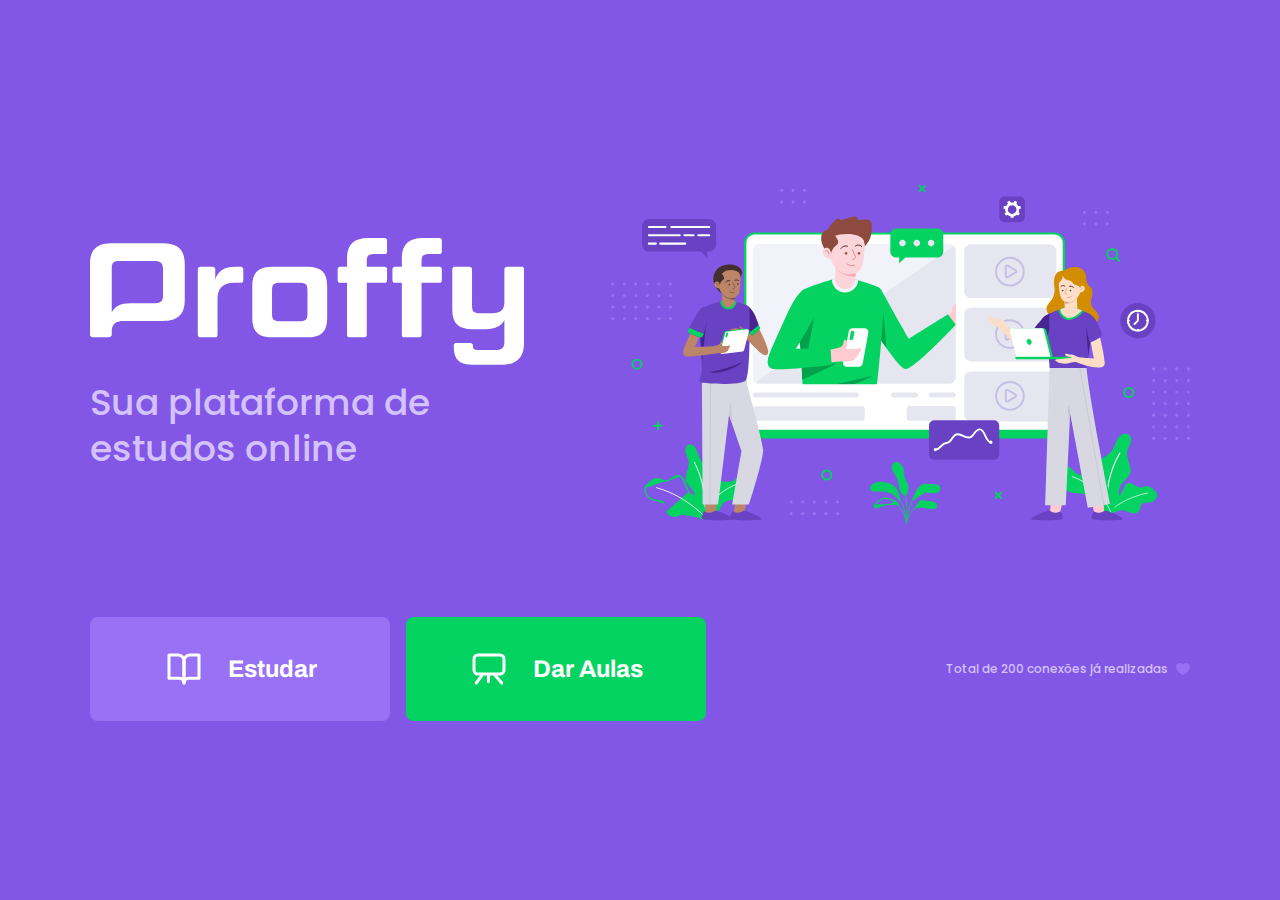
<file: index.html>
<!DOCTYPE html>
<html lang="pt-BR">
<head>
    <meta charset="UTF-8">
    <meta name="viewport" content="width=device-width, initial-scale=1.0">
    <title>Proffy | Sua plataforma de estudos online</title>

    <link rel="stylesheet" href="/styles/main.css">
    <link rel="stylesheet" href="styles/partials/page-landing.css">

    <link href="https://fonts.googleapis.com/css2?family=Archivo:wght@400;700&amp;family=Poppins:wght@400;600&amp;display=swap" rel="stylesheet">

</head>
<body id="page-landing">
    <div id="container">
        <div class="logo-container">
            <img src="/images/logo.svg" alt="Proffy">
            <h2>Sua plataforma de estudos online</h2>
        </div>

        <img class="hero-image" src="/images/landing.svg" alt="Plataforma de estudos">
        
        <div class="buttons-container">
            <a class="study" href="/study.html">
            <img src="/images/icons/study.svg" alt="Estudar">
            Estudar
            </a>

            <a class="give-classes" href="/give-classes.html">
            <img src="/images/icons/give-classes.svg" alt="Dar Aulas">
            Dar Aulas
            </a>

            
        </div>
        <p class="total-connections">
            Total de 200 conexões já realizadas
            <img src="/images/icons/purple-heart.svg" alt="Coração Roxo">
        </p>
    </div>
</body>
</html>
</file>
<file: styles/main.css>
:root {
    --color-background: #F0F0F7;
    --color-primary-lighter: #9871F5;
    --color-primary-light: #916BEA;
    --color-primary: #8257E5;
    --color-primary-dark: #774DD6;
    --color-primary-darker: #6842C2;
    --color-secondary: #04D361;
    --color-secondary-dark: #04BF58;
    --color-title-in-primary: #FFFFFF;
    --color-text-in-primary: #D4C2FF;
    --color-text-title: #32264D;
    --color-text-complement: #9C98A6;
    --color-text-base: #6A6180;
    --color-line-in-white: #E6E6F0;
    --color-input-background: #F8F8FC;
    --color-button-text: #FFFFFF;
    --color-box-base: #FFFFFF;
    --color-box-footer: #FAFAFC;
  
    font-size: 60%;
}

* {
    margin: 0;
    padding: 0;
    box-sizing: border-box;
}

html,
body {
    height: 100vh;
}

body {
    background: var(--color-background);
    display: flex;
    align-items: center;
    justify-content: center;
}

body,
input,
button,
textarea {
    font: 500 1.6rem Poppins; /* Peso(font-weight) | Tamanho(font-size) | Fonte(font-family) */
    color: var(--color-text-base)
}

#container {
    width: 90vw;
    max-width: 700px;
}

@media (min-width: 700px) {
    :root {
        font-size: 62.5%;
    }
}
</file>
<file: styles/partials/page-landing.css>
#page-landing {
    background: var(--color-primary);
}

#page-landing #container {
    color: var(--color-text-in-primary);
}

.logo-container img {
    height: 10rem;
}

.logo-container {
    text-align: center;
    margin-bottom: 3.2rem;
}

.logo-container h2 {
    font-weight: 500;
    font-size: 3.6rem;
    line-height: 4.6rem;
    margin-top: 0.8rem;
}

.hero-image {
    width: 100%;
}

.buttons-container {
    display: flex;
    justify-content: center;
    margin: 3.2rem 0;
}

.buttons-container a {
    width: 30rem;
    height: 10.4rem;

    border-radius: 0.8rem;
    margin-right:  1.6rem;

    font: 700 2.4rem Archivo;

    display: flex;
    align-items: center;
    justify-content: center;

    text-decoration: none;

    color: var(--color-button-text);

    transition: background 0.2s;
}

.buttons-container a img {
    width: 4rem;
    margin-right: 2.4rem;
}

.buttons-container a.study {
    background: var(--color-primary-lighter);
}

.buttons-container a.give-classes {
    background: var(--color-secondary);
    margin-right: 0;
}

.buttons-container a.study:hover {
    background: var(--color-primary-light);
}

.buttons-container a.give-classes:hover {
    background: var(--color-secondary-dark);
}

.total-connections {
    font-size: 1.8rem;

    display: flex;
    align-items: center;
    justify-content: center;
}

.total-connections img {
    margin-left: 0.8rem;
}

@media (max-width: 699px) {
    :root {
        font-size: 40%;
    }
    
}

@media (min-width: 1100px) {
    #page-landing #container {
        max-width: 1100px;
        display: grid;
        grid-template-columns: 2fr 1fr 2fr;
        grid-template-rows: 350px 1fr;

        grid-template-areas:
        "proffy image image"
        "button button texting";

        gap: 87px;
    }

    .logo-container {
        grid-area: proffy;
        text-align: initial;
        align-self: center;
        margin: 0;
    }

    .logo-container img {
        height: 127px;

    }

    .hero-image {
        grid-area: image;
        height: 350px;
    }

    .buttons-container {
        grid-area: button;
        justify-content: flex-start;
        margin: 0;
    }

    .total-connections {
        grid-area: texting;
        justify-self: end;
        font-size: 1.2rem;
    }
}
</file>
